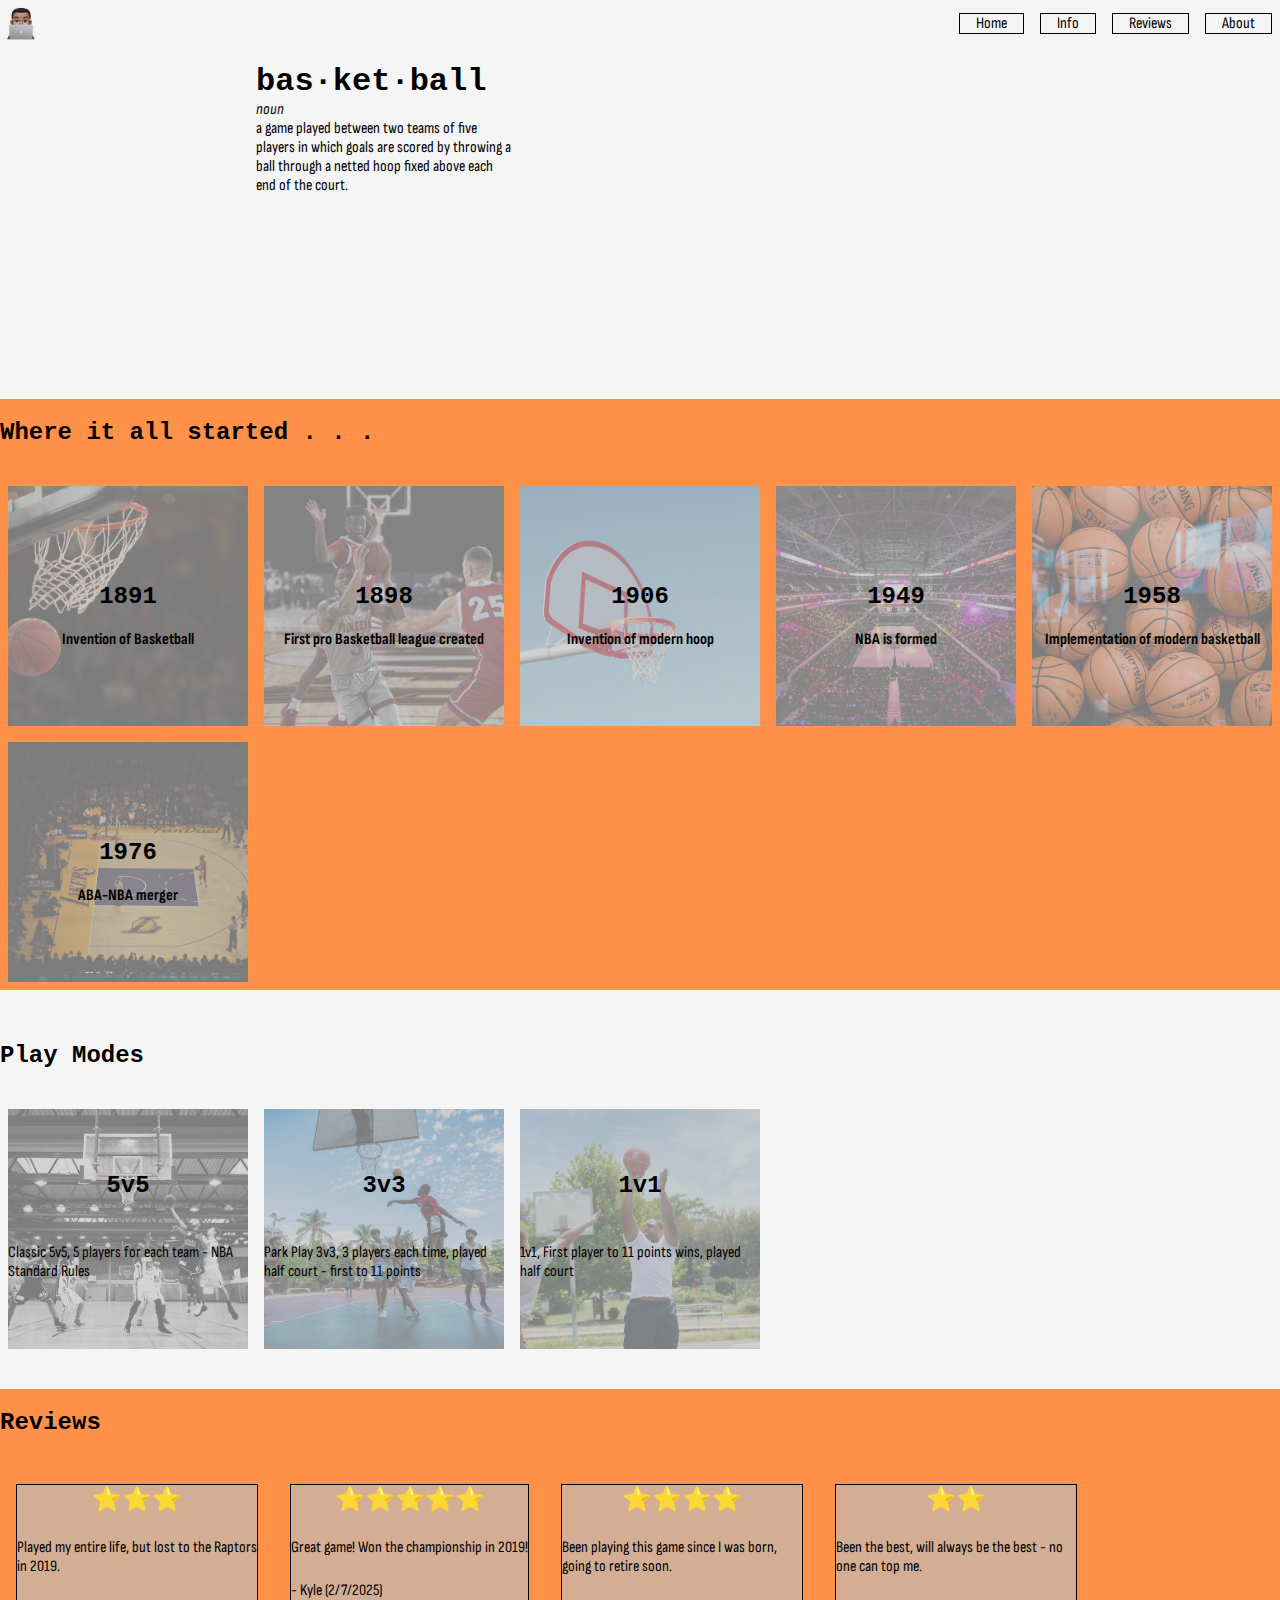
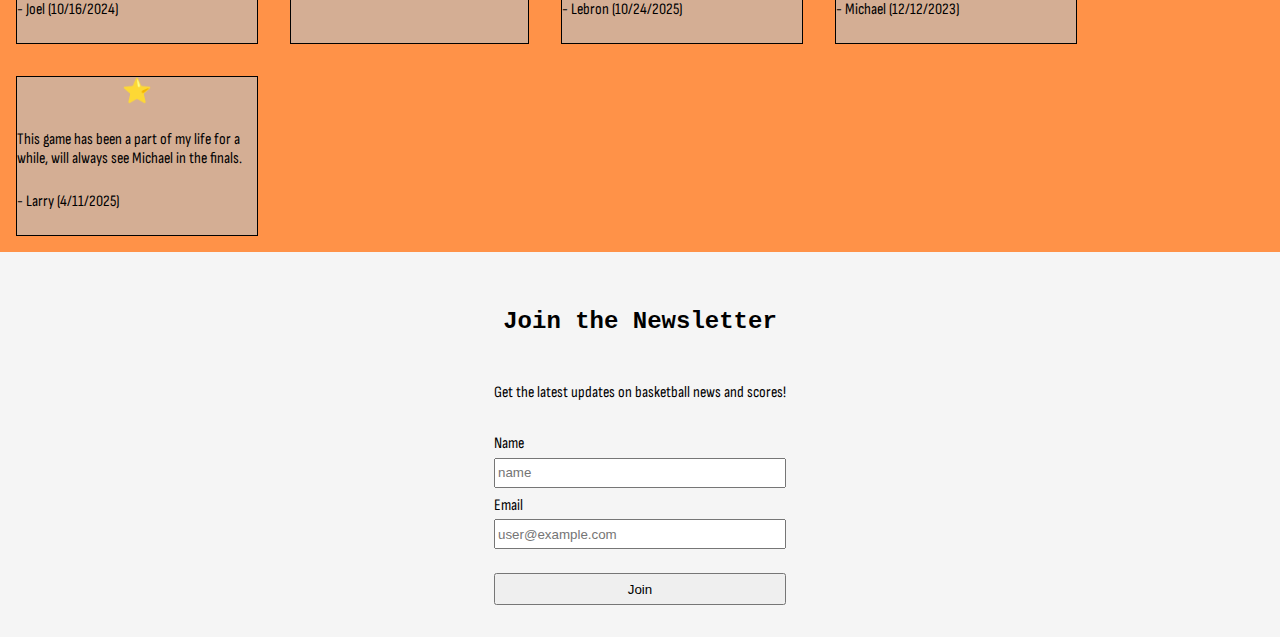
<file: index.html>
<!DOCTYPE html>
<html lang="en">
<head>
    <meta charset="UTF-8">
    <meta http-equiv="X-UA-Compatible" content="IE=edge">
    <meta name="viewport" content="width=device-width, initial-scale=1.0">
    <link rel="stylesheet" href="styles.css">
    <title>bas·ket·ball</title>
</head>
<body>
    <div class="main">
        
        <!-- HEADER -->
        <nav id="navbar">
            <a>
                <img src="media/logo.png" alt="logo"/>
            </a>

            <ul class="nav-links">
                <li class="nav-item"><a href="./index.html">Home</a></li>
                <li class="nav-item"><a href="./info.html">Info</a></li>
                <li class="nav-item"><a href="./review.html">Reviews</a></li>
                <li class="nav-item"><a href="./about.html">About</a></li>
            </ul>
        </nav>

        <!-- MEDIA -->
        <section id="open-media">
            <div id="open-text">
                <h1>bas·ket·ball</h1>
                <i>noun</i>
                <p>
                    a game played between two teams of five players in which goals are scored by throwing a ball through a netted hoop fixed above each end of the court.
                </p>
            </div>
            <div id="open-img">
                <iframe 
                    width="560" 
                    height="315" 
                    src="https://www.youtube.com/embed/xee27Eiytes?controls=0&autoplay=1&mute=1" 
                    title="YouTube video player" 
                    frameborder="0" 
                    allow="accelerometer; autoplay clipboard-write; encrypted-media; gyroscope; picture-in-picture; web-share" 
                    allowfullscreen></iframe>            
            </div>
        </section>

        <!-- INFO - HISTORY -->
        <section class="container">
            <h2>Where it all started . . .</h2>
            <section id="history-container">

            </section>
    
        </section>

        <!-- INFO - Play Modes -->
        <section class="container">
            <h2>Play Modes</h2>
            <section id="play-mode-container">
            </section>    
        </section>

        <!-- REVIEWS -->
        <!-- <h2>Reviews</h2> -->
        <section class="container"> 
            <h2>Reviews</h2>
            <section id="review-container">

            </section>
        </section>

        <!-- NEWLETTER FORM -->
        <div class="form-container">
            <h2>Join the Newsletter</h2>
            <p>Get the latest updates on basketball news and scores!</p>
            <form action="https://httpbin.org/post" method="post" id="newsletter-form">
                
                    <label for="name">Name</label>          
                    <input type="text" class="form-control" id="name" placeholder="name" required>
                
                    <label for="email">Email</label>          
                    <input type="email" class="form-control" id="email" placeholder="user@example.com" required>
                <div hidden>
                    <label for="send-to"></label>
                    <input type="email" id="send-to" name="sender" required
                    value="hello-jp@mail.ca">
                </div>

                <input type="submit" class="btn-primary" value="Join" onclick="handleNewsletterSumbit()">
            </form>
        </div>
            <!-- Data JS File -->
    <script src="./js/data.js"></script>

    <!-- Main JS File -->
    <script src="./js/app.js"></script>
    
    </div>
</body>
</html>
</file>
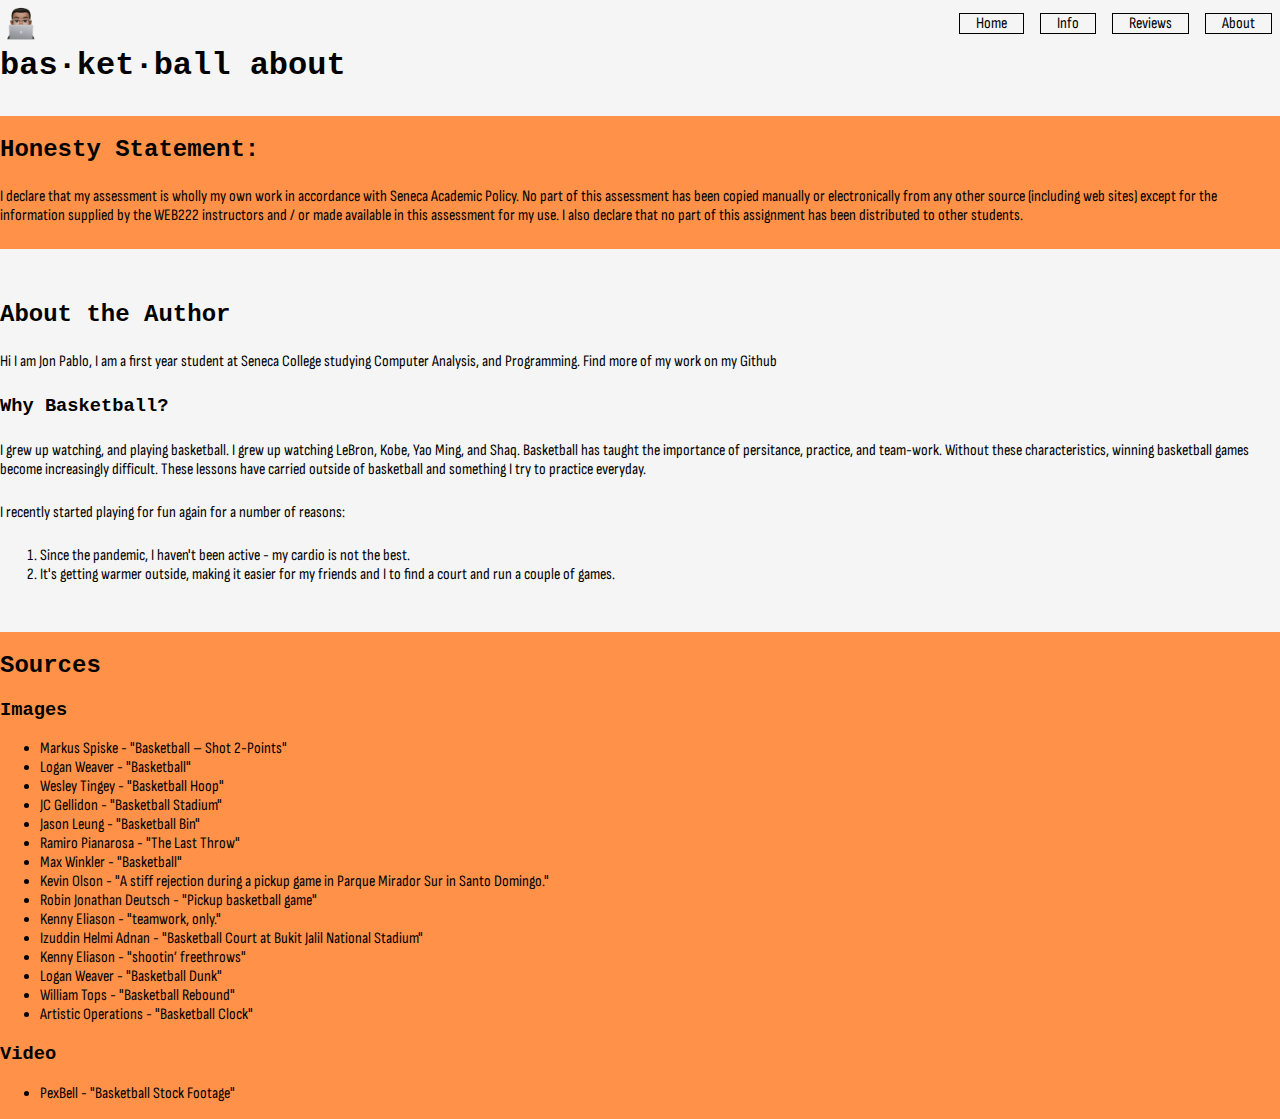
<file: about.html>
<!DOCTYPE html>
<html lang="en">
<head>
    <meta charset="UTF-8">
    <meta http-equiv="X-UA-Compatible" content="IE=edge">
    <meta name="viewport" content="width=device-width, initial-scale=1.0">
    <link rel="stylesheet" href="styles.css">
    <title>bas·ket·ball - about</title>
</head>
<body>
    <div class="main">
        
        <!-- HEADER -->
        <nav id="navbar">
            <a>
                <img src="media/logo.png"/>
            </a>

            <ul class="nav-links">
                <li class="nav-item"><a href="./index.html">Home</a></li>
                <li class="nav-item"><a href="./info.html">Info</a></li>
                <li class="nav-item"><a href="./review.html">Reviews</a></li>
                <li class="nav-item"><a href="./about.html">About</a></li>
            </ul>
        </nav>

        <h1>bas·ket·ball about</h1>
        <!-- Honesty Statement -->
        <section class="container">
            <h2>
                Honesty Statement:
            </h2>
            <p>
                I declare that my assessment is wholly my own work in accordance with Seneca Academic Policy. No part of this assessment has been copied manually or electronically from any other source (including web sites) except for the information supplied by the WEB222 instructors and / or made available in this assessment for my use. I also declare that no part of this assignment has been distributed to other students.

            </p>
        </section>

        <!-- About Author -->
        <section class="container">
            <h2>About the Author</h2>
            <p>Hi I am Jon Pablo, I am a first year student at Seneca College studying Computer Analysis, and Programming. Find more of my work on my <a href="https://github.com/JP-sDEV" target="_blank">Github</a></p>  

            <h3>Why Basketball?</h3>
            <p>I grew up watching, and playing basketball. I grew up watching LeBron, Kobe, Yao Ming, and Shaq. Basketball has taught the importance of persitance, practice, and team-work. Without these characteristics, winning basketball games become increasingly difficult. These lessons have carried outside of basketball and something I try to practice everyday.</p>
                
            <p>I recently started playing for fun again for a number of reasons:  </p>
            <ol>
                <li>
                    Since the pandemic, I haven't been active - my cardio is not the best.
                </li>
                <li>
                    It's getting warmer outside, making it easier for my friends and I to find a court and run a couple of games.
                </li>
            </ol>
        </section>

        <!-- Citations -->
        <section class="container">
            <h2>Sources</h2>
            <h3>Images</h3>
            <ul>
                <li><a href="https://unsplash.com/photos/BfphcCvhl6E" target="_blank">
                    Markus Spiske - "Basketball – Shot 2-Points"
                </a>
                </li>
              
                <li><a href="https://unsplash.com/photos/zPHJ_7seOfA" target="_blank">
                    Logan Weaver - "Basketball"
                </a></li>

                <li><a href="https://unsplash.com/photos/LhpVDX962GU" target="_blank">
                    Wesley Tingey - "Basketball Hoop"
                </a></li>

                <li><a href="https://unsplash.com/photos/XmYSlYrupL8" target="_blank">
                    JC Gellidon - "Basketball Stadium"
                </a>
                </li>

                <li><a href="https://unsplash.com/photos/nM2WEy42Npg" target="_blank">
                    Jason Leung - "Basketball Bin"
                </a>
                </li>

                <li><a href="https://unsplash.com/photos/8hW2ZB4OHZ0" target="_blank">
                    Ramiro Pianarosa - "The Last Throw"
                </a>
                </li>

                <li><a href="https://unsplash.com/photos/UFIZodJgScQ" target="_blank">
                    Max Winkler - "Basketball"
                </a>
                </li>

                <li><a href="https://unsplash.com/photos/AAp8qSNbvmA" target="_blank">
                    Kevin Olson - "A stiff rejection during a pickup game in Parque Mirador Sur in Santo Domingo."
                </a>
                </li>

                <li><a href="https://unsplash.com/photos/Bpq28SO6XGg" target="_blank">
                    Robin Jonathan Deutsch - "Pickup basketball game"
                </a>
                </li>

                <li><a href="https://unsplash.com/photos/O4zhy0zLAQc" target="_blank">
                    Kenny Eliason - "teamwork, only."
                </a>
                </li>

                <li><a href="https://unsplash.com/photos/UQpTP-KqYRk" target="_blank">
                    Izuddin Helmi Adnan - "Basketball Court at Bukit Jalil National Stadium"
                </a>
                </li>

                <li><a href="https://unsplash.com/photos/6mRaiW6DDCM" target="_blank">
                    Kenny Eliason - "shootin’ freethrows"
                </a>
                </li>

                <li><a href="https://unsplash.com/photos/khx1_ltFGb4" target="_blank">
                    Logan Weaver - "Basketball Dunk"
                </a></li>

                <li><a href="https://unsplash.com/photos/vQsvz6Txr58" target="_blank">
                    William Tops - "Basketball Rebound"
                </a></li>

                <li><a href="https://pixabay.com/photos/shot-clock-basketball-home-game-2846843" target="_blank">
                    Artistic Operations - "Basketball Clock"
                </a></li>
            </ul>
            <h3>Video</h3>
            <ul>
                <li><a href="https://pixabay.com/photos/shot-clock-basketball-home-game-2846843" target="_blank">
                    PexBell - "Basketball Stock Footage"
                </a></li>
            </ul>
        </section>
            
        </div>
            <!-- Data JS File -->
    <script src="./js/data.js"></script>

    <!-- Main JS File -->
    <script src="./js/app.js"></script>
    
    </div>
</body>
</html>
</file>
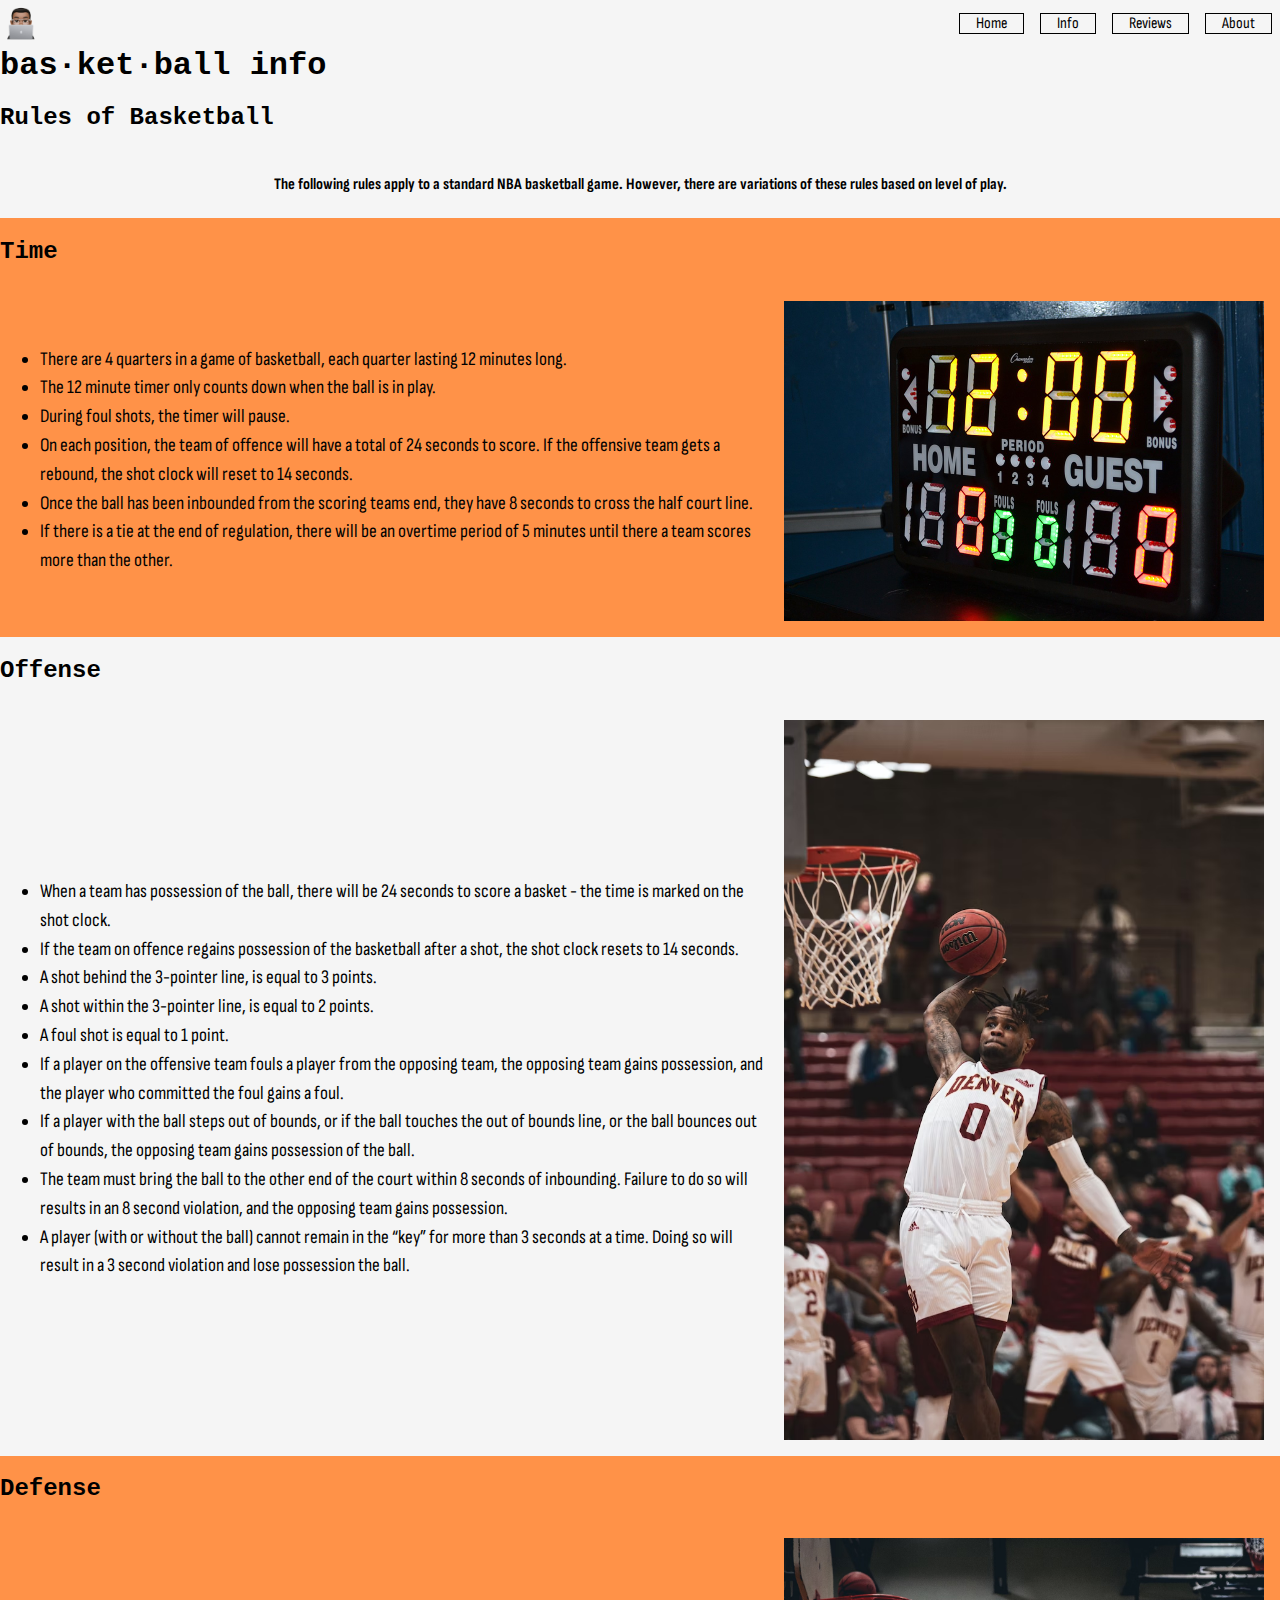
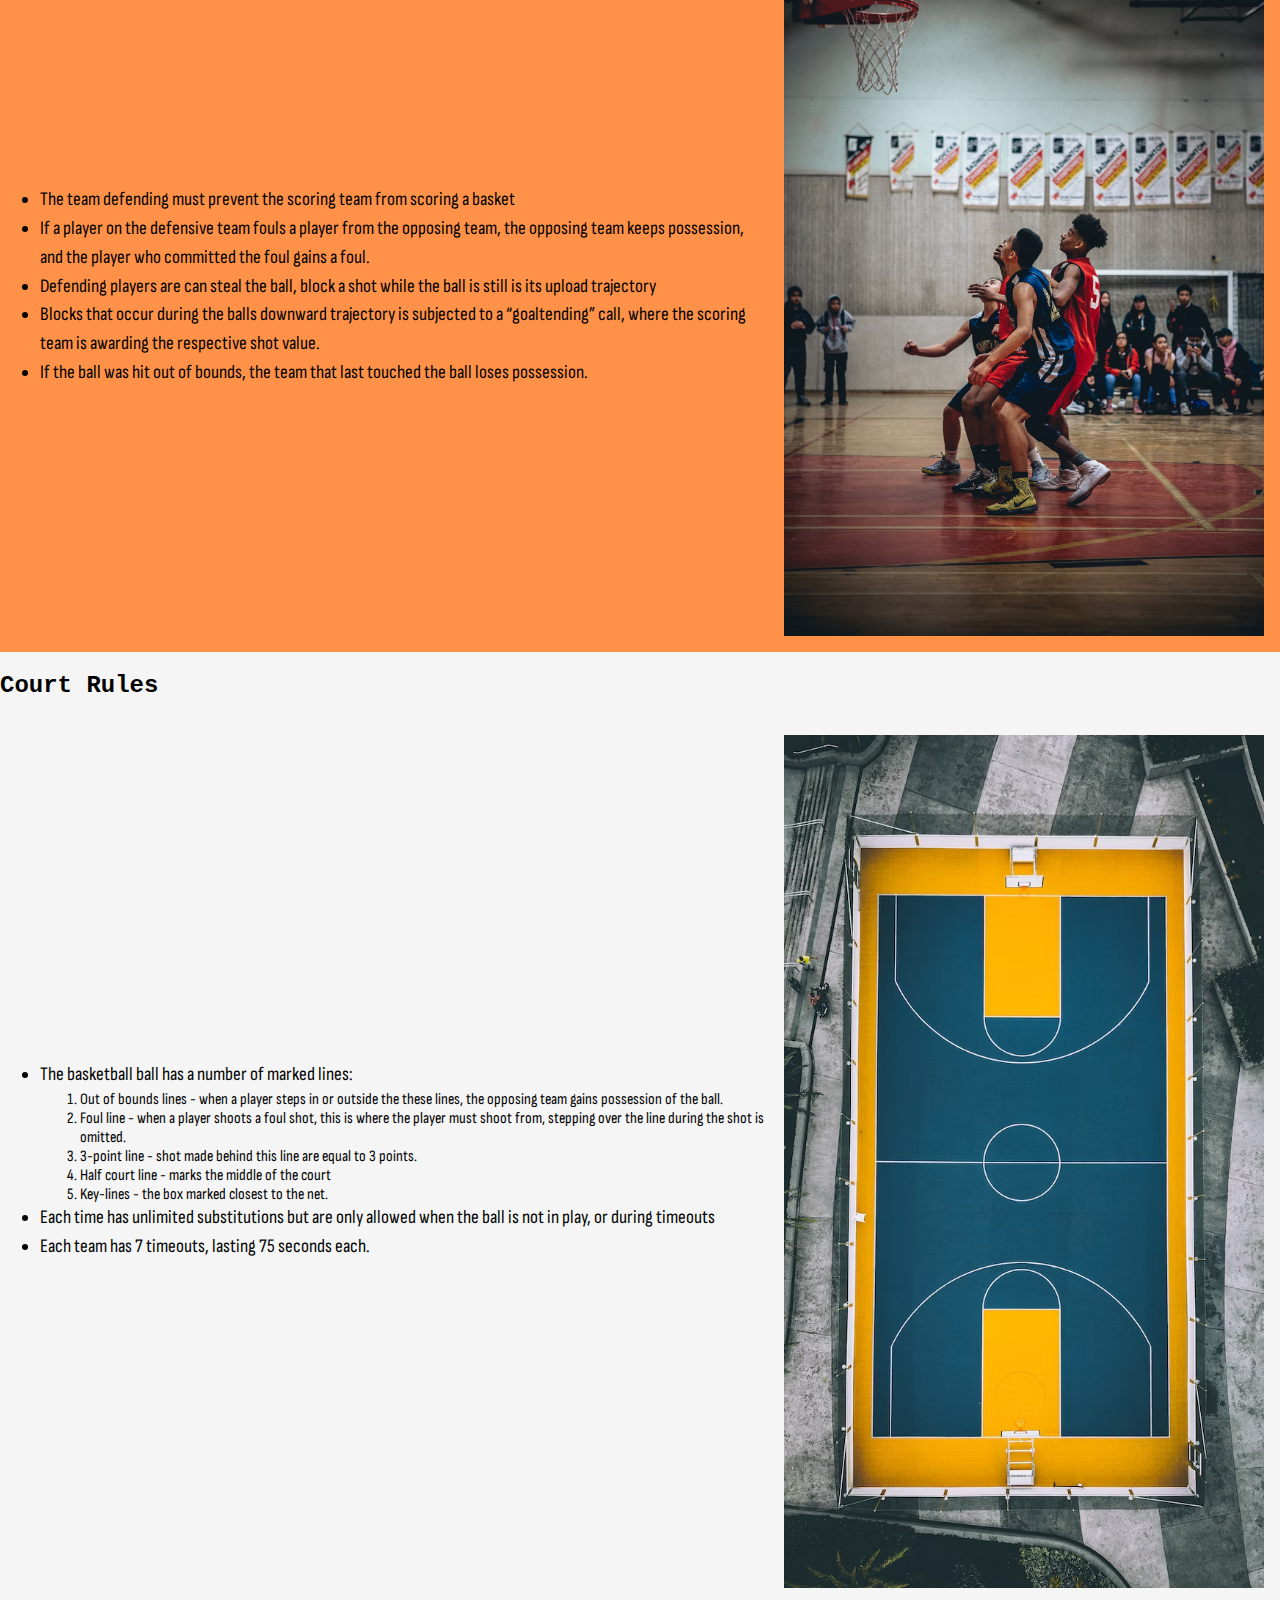
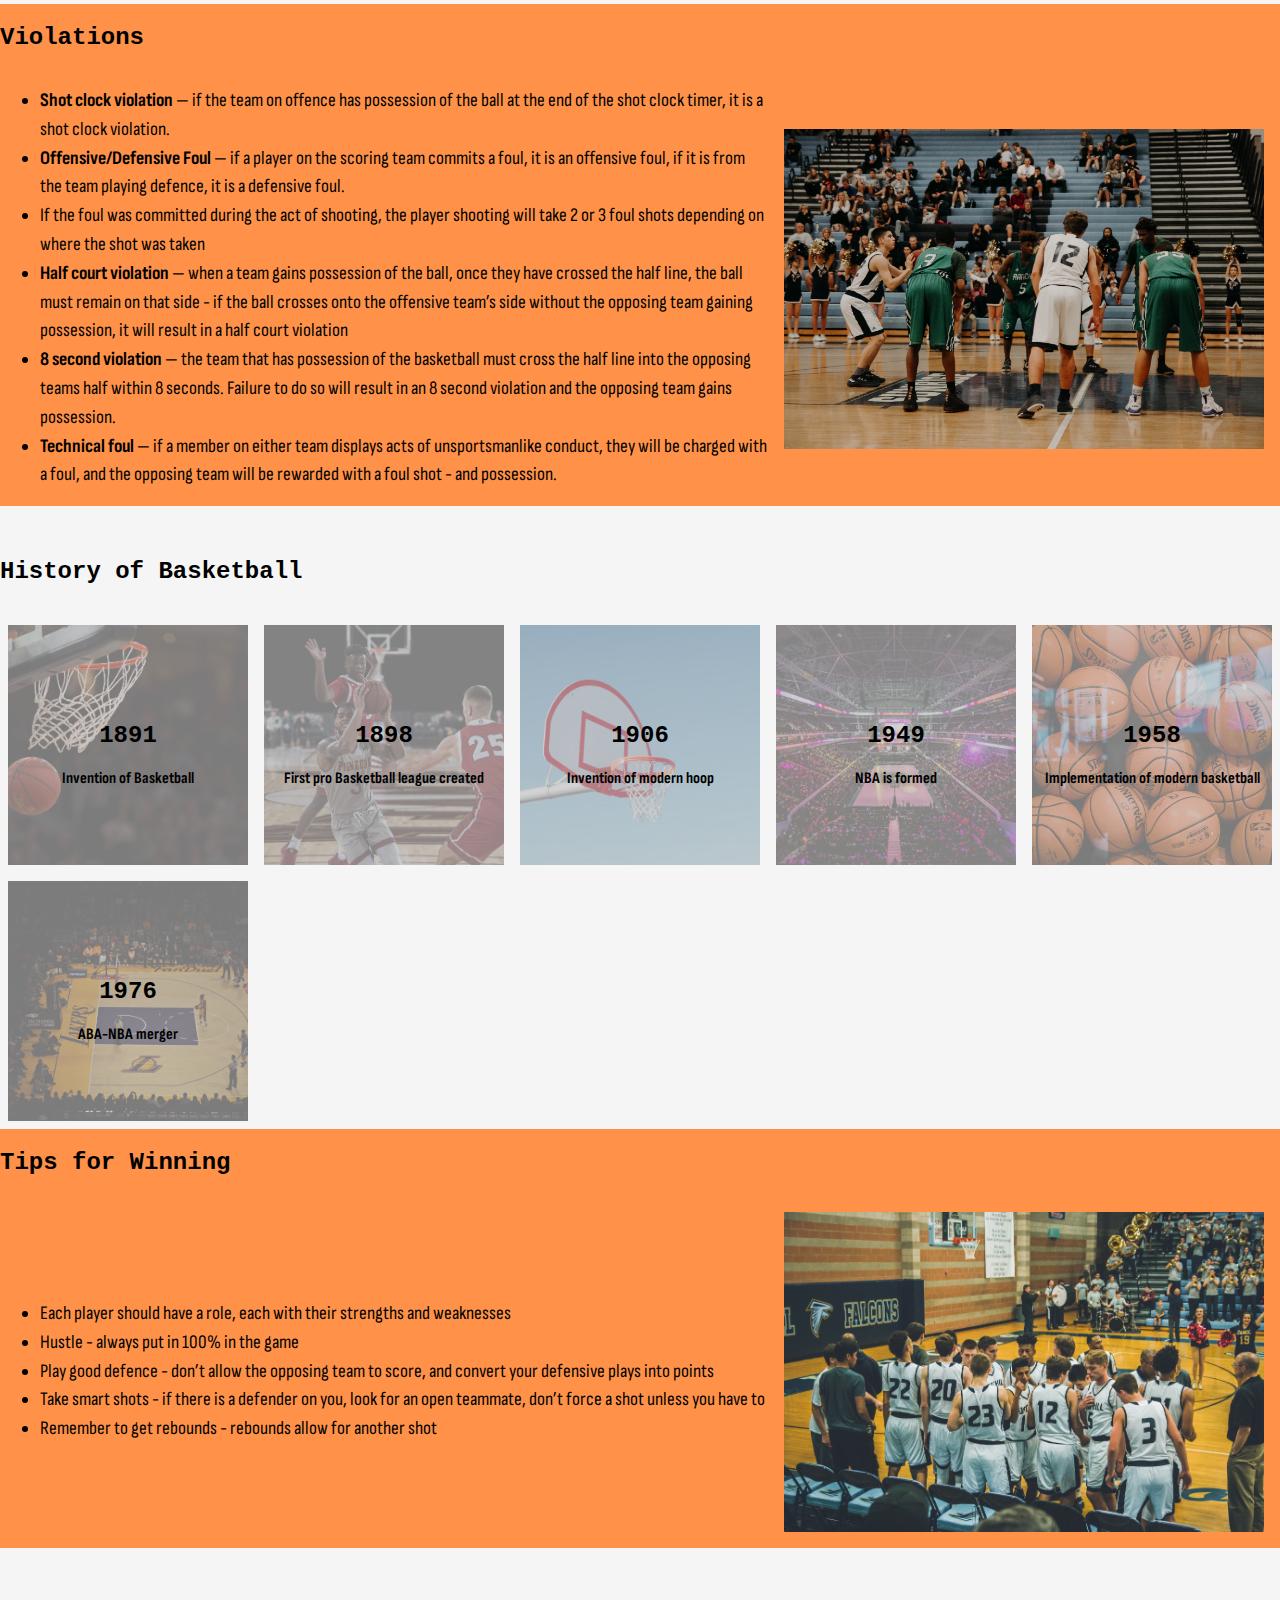
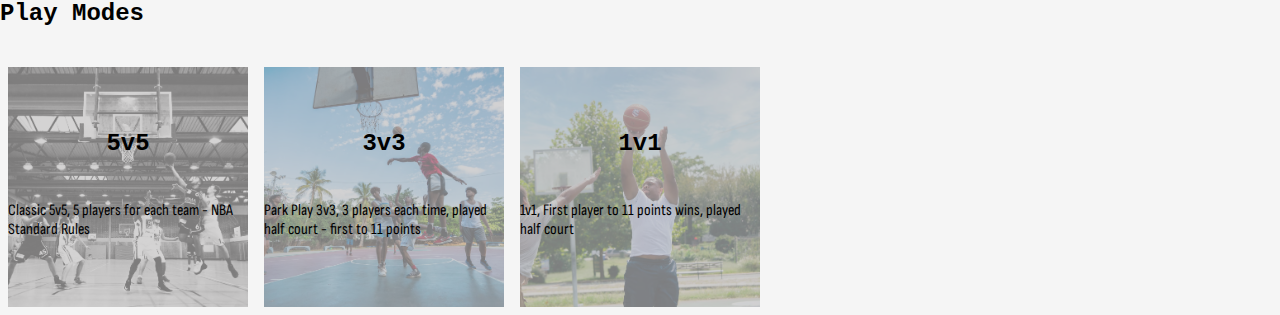
<file: info.html>
<!DOCTYPE html>
<html lang="en">
<head>
    <meta charset="UTF-8">
    <meta http-equiv="X-UA-Compatible" content="IE=edge">
    <meta name="viewport" content="width=device-width, initial-scale=1.0">
    <link rel="stylesheet" href="styles.css">
    <title>bas·ket·ball - info</title>
</head>
<body>
    <div class="main">
        <!-- HEADER -->
        <nav id="navbar">
            <a>
                <img src="media/logo.png"/>
            </a>

            <ul class="nav-links">
                <li class="nav-item"><a href="./index.html">Home</a></li>
                <li class="nav-item"><a href="./info.html">Info</a></li>
                <li class="nav-item"><a href="./review.html">Reviews</a></li>
                <li class="nav-item"><a href="./about.html">About</a></li>
            </ul>
        </nav>

        <h1>bas·ket·ball info</h1>

        <!-- INFO - Rules of Game -->
        <h2>Rules of Basketball</h2>
        <p><strong>The following rules apply to a standard NBA basketball game. However, there are variations of these rules based on level of play.</strong></p>
        <section class="rule-container">
            <div class="rule-title">
                <h2>Time</h2>
            </div>
            <div  class="rule-content">
                <ul>
                    <li> There are 4 quarters in a game of basketball, each quarter lasting 12 minutes long.</li>
                    <li> The 12 minute timer only counts down when the ball is in play.</li>
                    <li> During foul shots, the timer will pause.</li>
                    <li> On each position, the team of offence will have a total of 24 seconds to score. If the offensive team gets a rebound, the shot clock will reset to 14 seconds.</li>
                    <li> Once the ball has been inbounded from the scoring teams end, they have 8 seconds to cross the half court line.</li>
                    <li> If there is a tie at the end of regulation, there will be an overtime period of 5 minutes until there a team scores more than the other.</li>
                </ul>
                <img src="media/shotClock.jpeg" alt="basketball clock"/>
    
            </div>
        </section>


        <section class="rule-container">
            <div class="rule-title">
                <h2>Offense</h2>
            </div>
            <div  class="rule-content">
                <ul>
                    <li> When a team has possession of the ball, there will be 24 seconds to score a basket - the time is marked on the shot clock.</li>
                    <li> If the team on offence regains possession of the basketball after a shot, the shot clock resets to 14 seconds.</li>
                    <li> A shot behind the 3-pointer line, is equal to 3 points.</li>
                    <li> A shot within the 3-pointer line, is equal to 2 points.</li>
                    <li> A foul shot is equal to 1 point.</li>
                    <li> If a player on the offensive team fouls a player from the opposing team, the opposing team gains possession, and the player who committed the foul gains a foul.</li>
                    <li> If a player with the ball steps out of bounds, or if the ball touches the out of bounds line, or the ball bounces out of bounds, the opposing team gains possession of the ball.</li>
                    <li> The team must bring the ball to the other end of the court within 8 seconds of inbounding. Failure to do so will results in an 8 second violation, and the opposing team gains possession.</li>
                    <li> A player (with or without the ball) cannot remain in the “key” for more than 3 seconds at a time. Doing so will result in a 3 second violation and lose possession the ball.</li>
                </ul>
                <img src="media/offense.avif" alt="person dunking ball"/>
    
            </div>
        </section>

        <section class="rule-container">
            <div class="rule-title">
                <h2>Defense</h2>
            </div>
            <div  class="rule-content">
                <ul>
                    <li> The team defending must prevent the scoring team from scoring a basket</li>
                    <li> If a player on the defensive team fouls a player from the opposing team, the opposing team keeps possession, and the player who committed the foul gains a foul.</li>
                    <li> Defending players are can steal the ball, block a shot while the ball is still is its upload trajectory</li>
                    <li> Blocks that occur during the balls downward trajectory is subjected to a “goaltending” call, where the scoring team is awarding the respective shot value.</li>
                    <li> If the ball was hit out of bounds, the team that last touched the ball loses possession.</li>
                </ul>
                <img src="media/defense.avif" alt="players getting ready to rebound ball"/>
    
            </div>
        </section>

        <section class="rule-container">
            <div class="rule-title">
                <h2>Court Rules</h2>
            </div>
            <div  class="rule-content">
                <ul>
                    <li> The basketball ball has a number of marked lines:</li>
                    <ol>
                        <li>Out of bounds lines - when a player steps in or outside the these lines, the opposing team gains possession of the ball. </li> 
                        <li> Foul line - when a player shoots a foul shot, this is where the player must shoot from, stepping over the line during the shot is omitted. </li>
                            <li> 3-point line - shot made behind this line are equal to 3 points. </li>
                                <li> Half court line - marks the middle of the court</li>
                                    <li>Key-lines - the box marked closest to the net. </li>
    
                    </ol>
                <li>Each time has unlimited substitutions but are only allowed when the ball is not in play, or during timeouts</li> 
                <li>Each team has 7 timeouts, lasting 75 seconds each.</li> 
                </ul>
                <img src="media/court.avif" alt="birds eye view of basketball court"/>
    
            </div>
        </section>

        <section class="rule-container">
            <div class="rule-title">
                <h2>Violations</h2>
            </div>
            <div  class="rule-content">
                <ul>
                    <li> <strong>
                        Shot clock violation
                    </strong> — if the team on offence has possession of the ball at the end of the shot clock timer, it is a shot clock violation.</li>

                    <li> <strong>
                        Offensive/Defensive Foul
                    </strong>
                        — if a player on the scoring team commits a foul, it is an offensive foul, if it is from the team playing defence, it is a defensive foul.

                    </li>
                  
                    <li> 
                        If the foul was committed during the act of shooting, the player shooting will take 2 or 3 foul shots depending on where the shot was taken
                    </li>

                    <li> <strong>
                        Half court violation
                    </strong>
                         — when a team gains possession of the ball, once they have crossed the half line, the ball must remain on that side - if the ball crosses onto the offensive team’s side without the opposing team gaining possession, it will result in a half court violation
                    </li>

                    <li> <strong>
                        8 second violation
                    </strong>
                        — the team that has possession of the basketball must cross the half line into the opposing teams half within 8 seconds. Failure to do so will result in an 8 second violation and the opposing team gains possession.

                    </li>

                    <li> <strong>
                        Technical foul
                    </strong>
                         — if a member on either team displays acts of unsportsmanlike conduct, they will be charged with a foul, and the opposing team will be rewarded with a foul shot - and possession.
                    </li> 
                </ul>
                <img src="media/violation.avif" alt="player shooting free throw shot"/>
    
            </div>
        </section>

        <!-- INFO - History of Game -->
        
        <section class="container">
            <h2>History of Basketball</h2>
            <!-- <h2>Where it all started . . .</h2> -->
            <section id="history-container">

            </section>
        </section>

        <!-- INFO - Tips on Winning -->
        <section class="rule-container">
            <div class="rule-title">
                <h2>Tips for Winning</h2>
            </div>
            <div  class="rule-content">
                <ul>
                    <li> Each player should have a role, each with their strengths and weaknesses</li>
                  
                    <li>
                        Hustle - always put in 100% in the game
                    <li>
                        Play good defence - don’t allow the opposing team to score, and convert your defensive plays into points                    </li>

                    <li>
                        Take smart shots - if there is a defender on you, look for an open teammate, don’t force a shot unless you have to
                    </li>

                    <li>
                        Remember to get rebounds - rebounds allow for another shot                    </li> 
                </ul>
                <img src="media/team.avif" alt="basketball team huddle"/>
    
            </div>
        </section>

              <!-- INFO - Play Modes -->
              <section class="container">
                <h2>Play Modes</h2>
                <section id="play-mode-container">
                </section>    
            </section>
        <!-- Data JS File -->
        <script src="./js/data.js"></script>

        <!-- Main JS File -->
        <script src="./js/app.js"></script>
    </div>
</body>
</html>
</file>
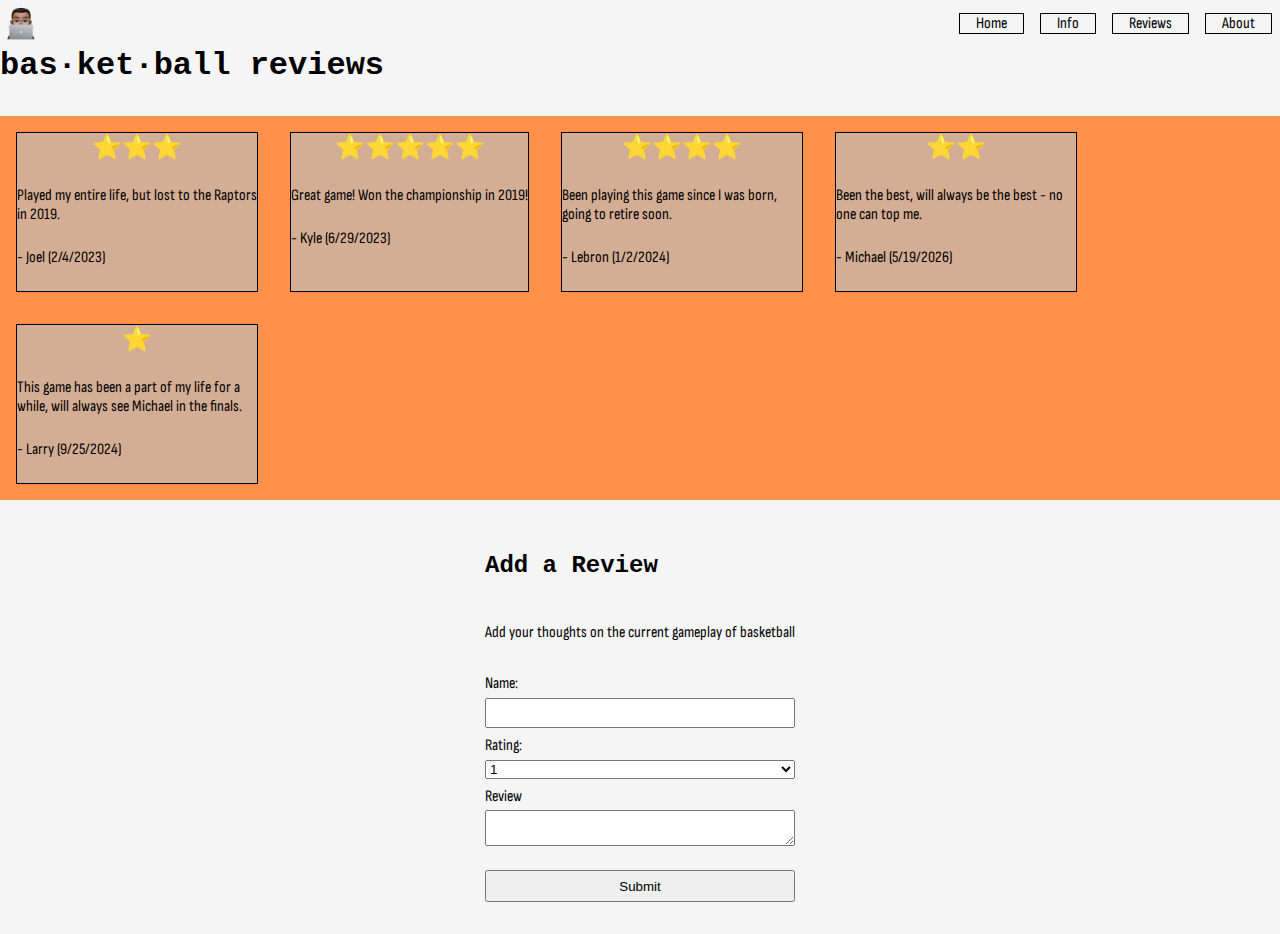
<file: review.html>
<!DOCTYPE html>
<html lang="en">
<head>
    <meta charset="UTF-8">
    <meta http-equiv="X-UA-Compatible" content="IE=edge">
    <meta name="viewport" content="width=device-width, initial-scale=1.0">
    <link rel="stylesheet" href="styles.css">
    <title>bas·ket·ball - reviews</title>
</head>
<body>

<!-- REVIEWS -->
<div class="main">
        <!-- HEADER -->
        <nav id="navbar">
            <a>
                <img src="media/logo.png"/>
            </a>

            <ul class="nav-links">
                <li class="nav-item"><a href="./index.html">Home</a></li>
                <li class="nav-item"><a href="./info.html">Info</a></li>
                <li class="nav-item"><a href="./review.html">Reviews</a></li>
                <li class="nav-item"><a href="./about.html">About</a></li>
            </ul>
        </nav>
        
        <h1>bas·ket·ball reviews</h1>

    <section id="review-container"> </section>

    <!-- Review Form -->
    <div class="form-container">
        <form id="review-form" onsubmit="handleReviewSubmit()" method="dialog">
            <h2>Add a Review</h2>
            <p>Add your thoughts on the current gameplay of basketball</p>
            <label for="name">Name:</label>
            <input type="text" id="name" name="user_name" required/>
        
        
            <label for="rating">Rating:</label>
            <select name="rating" id="rating" required>
                <option>1</option>
                <option>2</option>
                <option>3</option>
                <option>4</option>
                <option>5</option>
            </select>

            <label for="review">Review</label>
            <textarea id="review" name="review" required minlength="5" maxlength="100"></textarea>
        <input type="submit" class="submit-btn" value="Submit">
    </form>
    </div>
    
</div>





    <!-- Data JS File -->
    <script src="./js/data.js"></script>

    <!-- Main JS File -->
    <script src="./js/app.js"></script>

</body>
</html>
</file>
<file: styles.css>
/* Import Fonts */
@import url('https://fonts.googleapis.com/css2?family=Roboto+Mono:wght@100;200;300&family=Roboto:wght@400;900&family=Sofia+Sans+Condensed:wght@300&display=swap');:root {
    --primary-col: #ff9248;
    --secondary-col: #000000;
    --accent-col: #A1A1A4;
    --accent2-col: #FFFFFF;
    --bg-col: #F5F5F5;
}

body {
    background-color: var(--bg-col);
    padding: 0;
    margin: 0;
    font-family: 'Sofia Sans Condensed', sans-serif;
}

/* Global Styles */
h1, h2, h3, h4 {
    font-family: 'Courier New', Courier, monospace;
}


.main {
    display: flex;
    flex-direction: column;
}

.container{
    display: block;
    margin-top: 2rem;
}

#review-container, #history-container, #play-mode-container {
    display: flex;
    justify-content: flex-start;
    flex-wrap: wrap;
    width: 100%;
    margin-top: 2rem;

}

section:nth-child(odd) {
    background-color: var(--primary-col);
}


/* Navbar */
nav {
    width: 100%;
    display: flex;
    flex-direction: row;
    justify-content: space-between;
    max-height: 5%;
    
}

.nav-links {
    display: flex;
    list-style-type: none;
    margin: 0;
    padding: 0;
    
}

.nav-item {
    padding: 0 1rem;
    margin: auto 0.5em;
    border: 1px black solid;
}
nav > a> img {
    max-width: 10%;
}

a, a:visited, a:link {
    text-decoration: none;
    color: black;
}

/* Index */
#open-media {
    display: flex;
    align-content: center;
    justify-content: center;
}

#open-text {
   width: 20%;
   padding: 1em;
}

#open-text > p, h1 {
    margin: 0;
 }

#open-img {
    width: 40%;
}

#open-img img {
    width: 100%;
}

/* Cards */
.card, .history-card, #play-mode-card{
    max-width: 15rem;
    position: relative;
    margin: 0.5rem;

}

.card > img, .history-card > img {
    display: block;
    width: 100%;
    aspect-ratio: 1/1;
    object-fit: cover;
    object-position: center;
}

.text-overlay, .history-card > .text-overlay {
    position: absolute;
    inset: 0;
    width: 100%;
    background: rgba(189, 188, 188, 0.657);
    display: flex;
    flex-direction: column;
    align-items: center;
    justify-content: center;
}

/* Review Card */
.review-card {
    min-width: 10rem;
    max-width: 15rem;
    background-color: rgba(189, 188, 188, 0.657);
    position: relative;
    margin: 1rem;
    border: 1px black solid;
}

.star-container {
    display: flex;
    justify-content: center;
    font-size: x-large
}

.review-card, .history-card > div > p, div, strong {
    margin: 0.5;
}

/* Forms */
.form-container {
    margin: 1rem auto;
    max-width: 70%;
    padding: 1rem;
    display: flex;
    flex-direction: column;
}

form {
    display: flex;
    flex-direction: column;
}

.form-container > h2, p {
   margin: 1.5rem auto;
}

form > label {
    margin:  0.5rem 0 0.3rem 0;
}

form > input[type="submit"] {
    margin-top: 1.5rem;
    height: 2rem;
}

form > input[type="text"], input[type="email"] {
    height: 1.5rem;
}

/* Rules */
.rule-container{
    display: flex;
    flex-direction: column;
}

.rule-content {
    display: flex;
    align-items: center;
}

.rule-content > img {
    max-width: 30em;
    padding: 1em;
    margin: auto;
}
.rule-content > ul {
    width: 60%;
}

.rule-content > ul > li {
    font-size: larger;
    line-height: 1.5em;
}

@media all and (max-width: 400px){

    #open-media, .rule-content {
        display: flex;
        flex-direction: column;
    }

    #open-text, #open-img {
        width: 100%;
        margin: auto;
        padding: 0;
    }

    .container, #history-container, #play-mode-container, #review-container {
        width: 100%;
        margin: 1rem auto;
        justify-content: center;
    }

    nav > a> img {
        max-width: 60%;
    }

    iframe {
        max-width: 100%;
    }

    .rule-content > img {
        width: 100%;
        padding: 0;
    }

    .review-card {
        min-width: 15rem;
        max-width: 15rem;
    }

}
</file>
